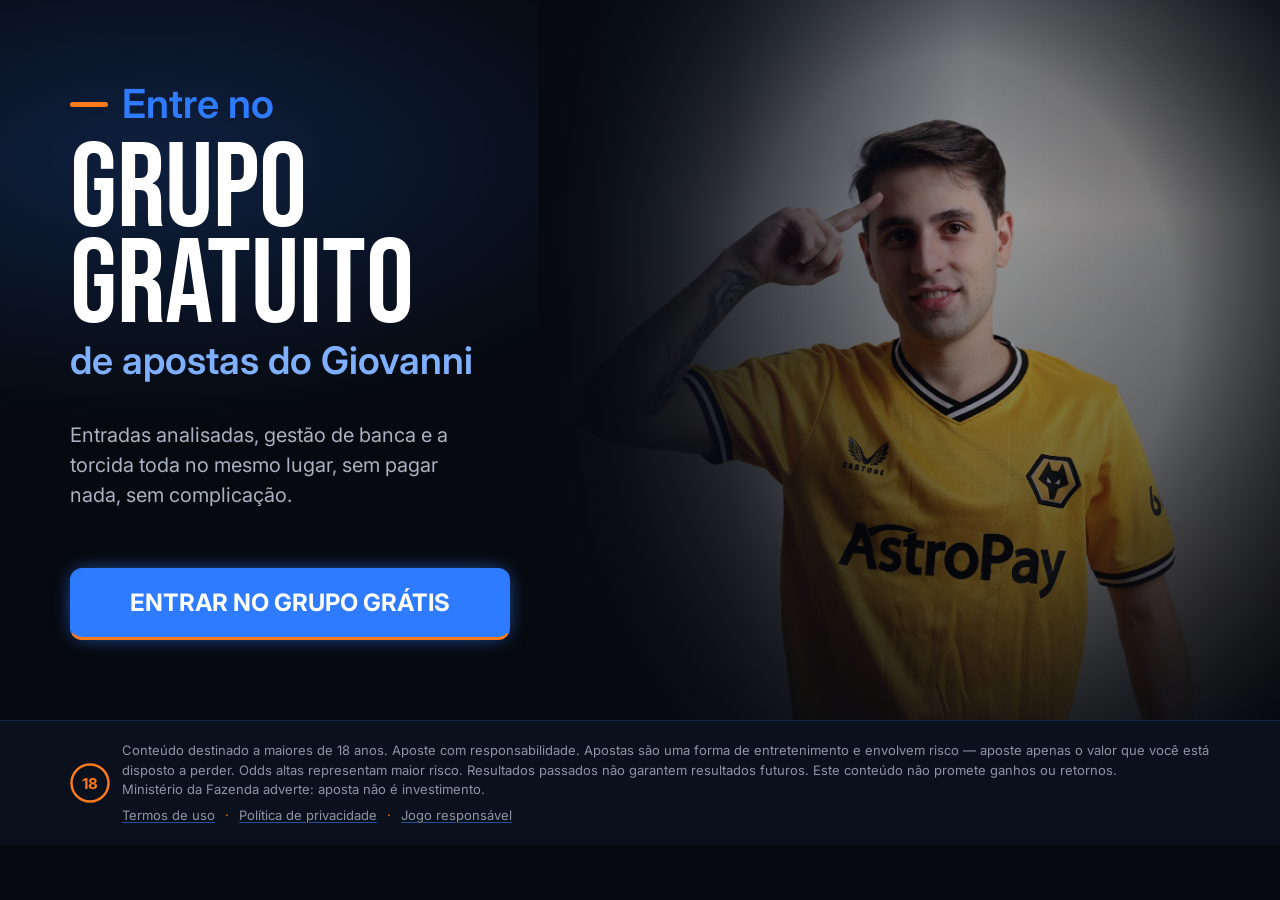
<file: index.html>
<!DOCTYPE html>
<html lang="pt-BR">
<head>
<meta charset="UTF-8">
<meta name="viewport" content="width=device-width, initial-scale=1, viewport-fit=cover">

<title>Grupo Grátis do Giovanni</title>
<meta name="description" content="Entre no grupo gratuito de apostas do Giovanni no Telegram. Entradas analisadas e gestão de banca.">
<meta name="theme-color" content="#06090F">

<meta property="og:type" content="website">
<meta property="og:title" content="Grupo Grátis do Giovanni">
<meta property="og:description" content="Entre no grupo gratuito de apostas do Giovanni no Telegram. Entradas analisadas e gestão de banca.">
<meta property="og:image" content="assets/fotos/img_0620.jpg">
<meta property="og:locale" content="pt_BR">

<link rel="preconnect" href="https://fonts.googleapis.com">
<link rel="preconnect" href="https://fonts.gstatic.com" crossorigin>
<link href="https://fonts.googleapis.com/css2?family=Bebas+Neue&family=Inter:wght@400;600;700&display=swap" rel="stylesheet">
<link rel="stylesheet" href="assets/css/style.css">

<!-- Google Tag Manager -->
<script>(function(w,d,s,l,i){w[l]=w[l]||[];w[l].push({'gtm.start':
new Date().getTime(),event:'gtm.js'});var f=d.getElementsByTagName(s)[0],
j=d.createElement(s),dl=l!='dataLayer'?'&l='+l:'';j.async=true;j.src=
'https://www.googletagmanager.com/gtm.js?id='+i+dl;f.parentNode.insertBefore(j,f);
})(window,document,'script','dataLayer','GTM-PNHFDG55');</script>
<!-- End Google Tag Manager -->
</head>
<body>
<!-- Google Tag Manager (noscript) -->
<noscript><iframe src="https://www.googletagmanager.com/ns.html?id=GTM-PNHFDG55"
height="0" width="0" style="display:none;visibility:hidden"></iframe></noscript>
<!-- End Google Tag Manager (noscript) -->

<!-- ===================== HERO ===================== -->
<section class="hero">
  <div class="hero-photo" aria-hidden="true">
    <img src="assets/fotos/img_0620.jpg" alt="" width="1600" height="2399" fetchpriority="high">
  </div>

  <div class="hero-inner">
    <div class="hero-col">
      <p class="kicker">Entre no</p>

      <h1 class="title">grupo gratuito</h1>

      <p class="kicker kicker-2">de apostas do Giovanni</p>

      <p class="lead">
        Entradas analisadas, gestão de banca e a torcida toda no mesmo lugar,
        sem pagar nada, sem complicação.
      </p>

      <a class="btn" href="https://t.me/+Zdhki5s2sn83ODQx" target="_blank" rel="noopener"
         data-cta="hero" data-destino="canal">Entrar no grupo grátis</a>

    </div>
  </div>
</section>

<!-- ===================== RODAPÉ LEGAL ===================== -->
<footer class="legal">
  <div class="legal-inner">
    <span class="legal-icon" aria-hidden="true">
      <svg viewBox="0 0 40 40" role="img">
        <circle cx="20" cy="20" r="18.5" fill="none" stroke="currentColor" stroke-width="2.4"/>
        <text x="20" y="20" text-anchor="middle" dominant-baseline="central"
              font-family="Inter, sans-serif" font-size="15" font-weight="700" fill="currentColor">18</text>
      </svg>
    </span>

    <div class="legal-text">
      <p>
        Conteúdo destinado a maiores de 18 anos. Aposte com responsabilidade. Apostas são uma forma
        de entretenimento e envolvem risco — aposte apenas o valor que você está disposto a perder.
        Odds altas representam maior risco. Resultados passados não garantem resultados futuros.
        Este conteúdo não promete ganhos ou retornos.<br>
        Ministério da Fazenda adverte: aposta não é investimento.
      </p>
      <!-- TODO: apontar para as páginas reais quando existirem -->
      <p class="legal-links">
        <a href="#">Termos de uso</a>
        <span aria-hidden="true">·</span>
        <a href="#">Política de privacidade</a>
        <span aria-hidden="true">·</span>
        <a href="#">Jogo responsável</a>
      </p>
    </div>
  </div>
</footer>

<script src="assets/js/main.js" defer></script>
</body>
</html>
</file>
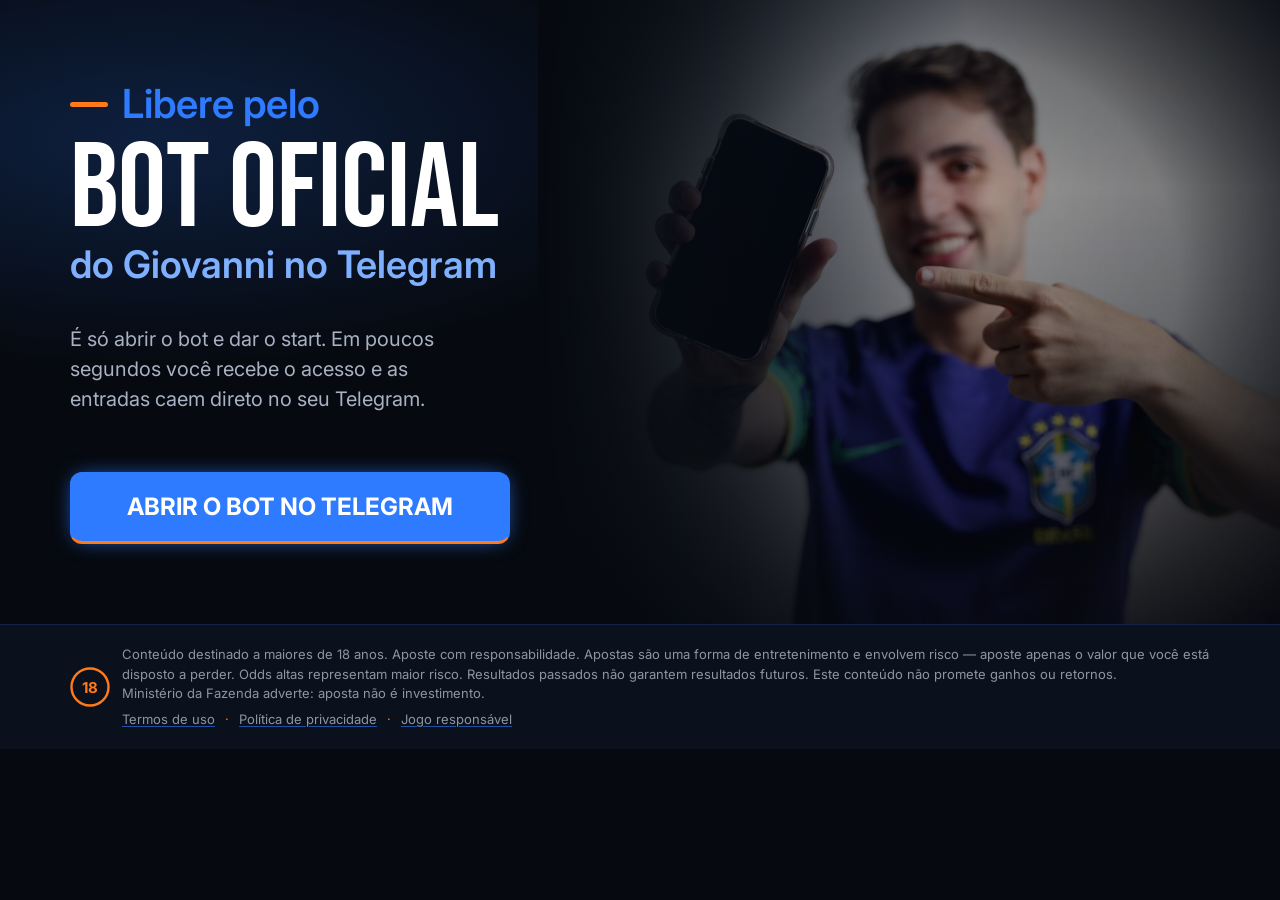
<file: bot/index.html>
<!DOCTYPE html>
<html lang="pt-BR">
<head>
<meta charset="UTF-8">
<meta name="viewport" content="width=device-width, initial-scale=1, viewport-fit=cover">

<title>Bot oficial do Giovanni no Telegram</title>
<meta name="description" content="Libere seu acesso pelo bot oficial do Giovanni no Telegram e receba as entradas na hora.">
<meta name="theme-color" content="#06090F">

<meta property="og:type" content="website">
<meta property="og:title" content="Bot oficial do Giovanni no Telegram">
<meta property="og:description" content="Libere seu acesso pelo bot oficial do Giovanni no Telegram e receba as entradas na hora.">
<meta property="og:image" content="../assets/fotos/img_0612.jpg">
<meta property="og:locale" content="pt_BR">

<link rel="preconnect" href="https://fonts.googleapis.com">
<link rel="preconnect" href="https://fonts.gstatic.com" crossorigin>
<link href="https://fonts.googleapis.com/css2?family=Bebas+Neue&family=Inter:wght@400;600;700&display=swap" rel="stylesheet">
<link rel="stylesheet" href="../assets/css/style.css">

<!-- Google Tag Manager -->
<script>(function(w,d,s,l,i){w[l]=w[l]||[];w[l].push({'gtm.start':
new Date().getTime(),event:'gtm.js'});var f=d.getElementsByTagName(s)[0],
j=d.createElement(s),dl=l!='dataLayer'?'&l='+l:'';j.async=true;j.src=
'https://www.googletagmanager.com/gtm.js?id='+i+dl;f.parentNode.insertBefore(j,f);
})(window,document,'script','dataLayer','GTM-PNHFDG55');</script>
<!-- End Google Tag Manager -->
</head>
<body>
<!-- Google Tag Manager (noscript) -->
<noscript><iframe src="https://www.googletagmanager.com/ns.html?id=GTM-PNHFDG55"
height="0" width="0" style="display:none;visibility:hidden"></iframe></noscript>
<!-- End Google Tag Manager (noscript) -->

<!-- ===================== HERO ===================== -->
<section class="hero">
  <div class="hero-photo" aria-hidden="true">
    <img src="../assets/fotos/img_0612.jpg" alt="" width="1600" height="2399" fetchpriority="high">
  </div>

  <div class="hero-inner">
    <div class="hero-col">
      <p class="kicker">Libere pelo</p>

      <h1 class="title">bot oficial</h1>

      <p class="kicker kicker-2">do Giovanni no Telegram</p>

      <p class="lead">
        É só abrir o bot e dar o start. Em poucos segundos você recebe o acesso e as entradas caem direto no seu Telegram.
      </p>

      <a class="btn" href="https://telegram.me/Giovannidarelli_bot?start=w59620463" target="_blank" rel="noopener"
         data-cta="hero" data-destino="bot">Abrir o bot no Telegram</a>

    </div>
  </div>
</section>

<!-- ===================== RODAPÉ LEGAL ===================== -->
<footer class="legal">
  <div class="legal-inner">
    <span class="legal-icon" aria-hidden="true">
      <svg viewBox="0 0 40 40" role="img">
        <circle cx="20" cy="20" r="18.5" fill="none" stroke="currentColor" stroke-width="2.4"/>
        <text x="20" y="20" text-anchor="middle" dominant-baseline="central"
              font-family="Inter, sans-serif" font-size="15" font-weight="700" fill="currentColor">18</text>
      </svg>
    </span>

    <div class="legal-text">
      <p>
        Conteúdo destinado a maiores de 18 anos. Aposte com responsabilidade. Apostas são uma forma
        de entretenimento e envolvem risco — aposte apenas o valor que você está disposto a perder.
        Odds altas representam maior risco. Resultados passados não garantem resultados futuros.
        Este conteúdo não promete ganhos ou retornos.<br>
        Ministério da Fazenda adverte: aposta não é investimento.
      </p>
      <!-- TODO: apontar para as páginas reais quando existirem -->
      <p class="legal-links">
        <a href="#">Termos de uso</a>
        <span aria-hidden="true">·</span>
        <a href="#">Política de privacidade</a>
        <span aria-hidden="true">·</span>
        <a href="#">Jogo responsável</a>
      </p>
    </div>
  </div>
</footer>

<script src="../assets/js/main.js" defer></script>
</body>
</html>
</file>
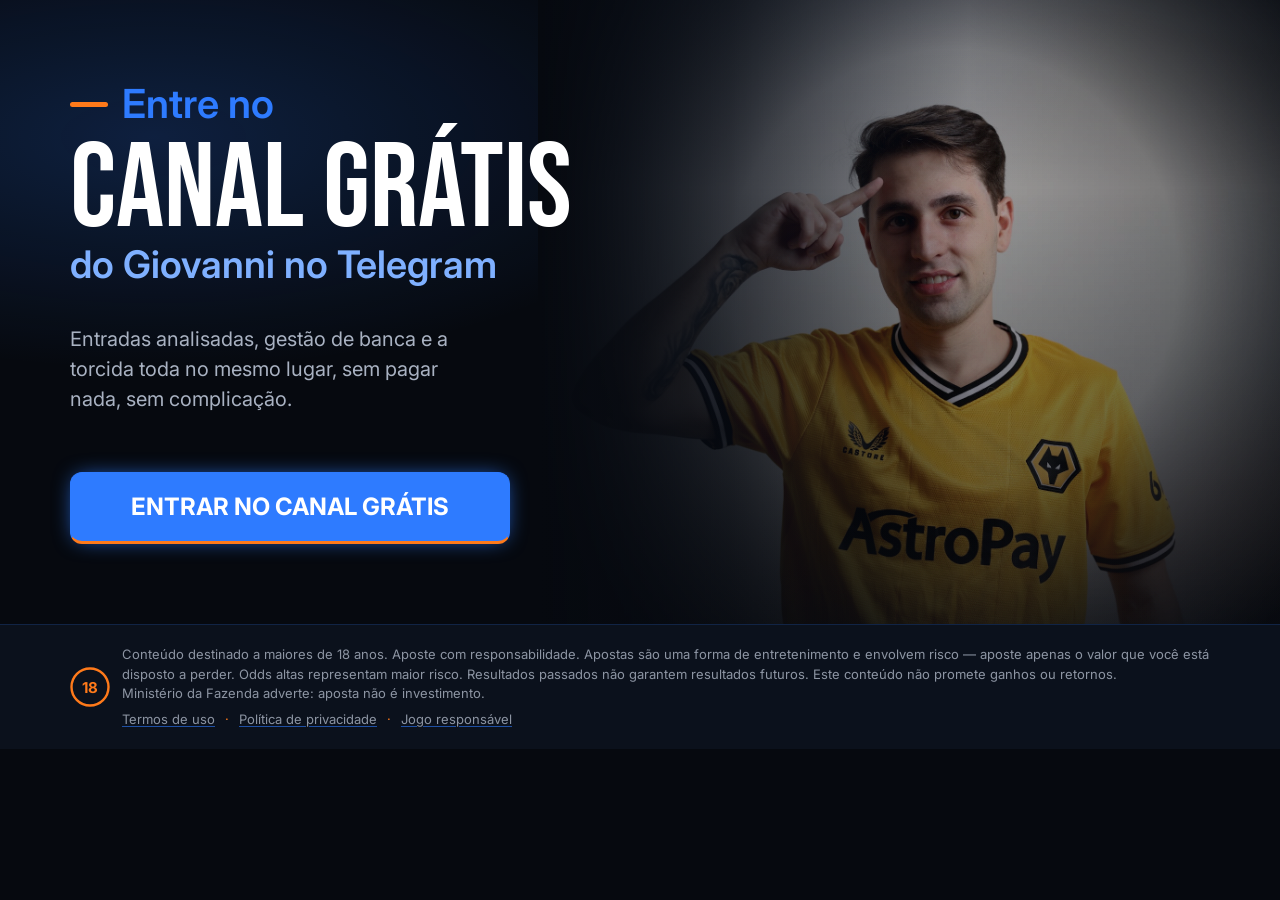
<file: canal/index.html>
<!DOCTYPE html>
<html lang="pt-BR">
<head>
<meta charset="UTF-8">
<meta name="viewport" content="width=device-width, initial-scale=1, viewport-fit=cover">

<title>Canal do Giovanni no Telegram</title>
<meta name="description" content="Entre no canal gratuito do Giovanni no Telegram. Entradas analisadas e gestão de banca.">
<meta name="theme-color" content="#06090F">

<meta property="og:type" content="website">
<meta property="og:title" content="Canal do Giovanni no Telegram">
<meta property="og:description" content="Entre no canal gratuito do Giovanni no Telegram. Entradas analisadas e gestão de banca.">
<meta property="og:image" content="../assets/fotos/img_0620.jpg">
<meta property="og:locale" content="pt_BR">

<link rel="preconnect" href="https://fonts.googleapis.com">
<link rel="preconnect" href="https://fonts.gstatic.com" crossorigin>
<link href="https://fonts.googleapis.com/css2?family=Bebas+Neue&family=Inter:wght@400;600;700&display=swap" rel="stylesheet">
<link rel="stylesheet" href="../assets/css/style.css">

<!-- Google Tag Manager -->
<script>(function(w,d,s,l,i){w[l]=w[l]||[];w[l].push({'gtm.start':
new Date().getTime(),event:'gtm.js'});var f=d.getElementsByTagName(s)[0],
j=d.createElement(s),dl=l!='dataLayer'?'&l='+l:'';j.async=true;j.src=
'https://www.googletagmanager.com/gtm.js?id='+i+dl;f.parentNode.insertBefore(j,f);
})(window,document,'script','dataLayer','GTM-PNHFDG55');</script>
<!-- End Google Tag Manager -->
</head>
<body>
<!-- Google Tag Manager (noscript) -->
<noscript><iframe src="https://www.googletagmanager.com/ns.html?id=GTM-PNHFDG55"
height="0" width="0" style="display:none;visibility:hidden"></iframe></noscript>
<!-- End Google Tag Manager (noscript) -->

<!-- ===================== HERO ===================== -->
<section class="hero">
  <div class="hero-photo" aria-hidden="true">
    <img src="../assets/fotos/img_0620.jpg" alt="" width="1600" height="2399" fetchpriority="high">
  </div>

  <div class="hero-inner">
    <div class="hero-col">
      <p class="kicker">Entre no</p>

      <h1 class="title">canal grátis</h1>

      <p class="kicker kicker-2">do Giovanni no Telegram</p>

      <p class="lead">
        Entradas analisadas, gestão de banca e a torcida toda no mesmo lugar, sem pagar nada, sem complicação.
      </p>

      <a class="btn" href="https://t.me/+Zdhki5s2sn83ODQx" target="_blank" rel="noopener"
         data-cta="hero" data-destino="canal">Entrar no canal grátis</a>

    </div>
  </div>
</section>

<!-- ===================== RODAPÉ LEGAL ===================== -->
<footer class="legal">
  <div class="legal-inner">
    <span class="legal-icon" aria-hidden="true">
      <svg viewBox="0 0 40 40" role="img">
        <circle cx="20" cy="20" r="18.5" fill="none" stroke="currentColor" stroke-width="2.4"/>
        <text x="20" y="20" text-anchor="middle" dominant-baseline="central"
              font-family="Inter, sans-serif" font-size="15" font-weight="700" fill="currentColor">18</text>
      </svg>
    </span>

    <div class="legal-text">
      <p>
        Conteúdo destinado a maiores de 18 anos. Aposte com responsabilidade. Apostas são uma forma
        de entretenimento e envolvem risco — aposte apenas o valor que você está disposto a perder.
        Odds altas representam maior risco. Resultados passados não garantem resultados futuros.
        Este conteúdo não promete ganhos ou retornos.<br>
        Ministério da Fazenda adverte: aposta não é investimento.
      </p>
      <!-- TODO: apontar para as páginas reais quando existirem -->
      <p class="legal-links">
        <a href="#">Termos de uso</a>
        <span aria-hidden="true">·</span>
        <a href="#">Política de privacidade</a>
        <span aria-hidden="true">·</span>
        <a href="#">Jogo responsável</a>
      </p>
    </div>
  </div>
</footer>

<script src="../assets/js/main.js" defer></script>
</body>
</html>
</file>
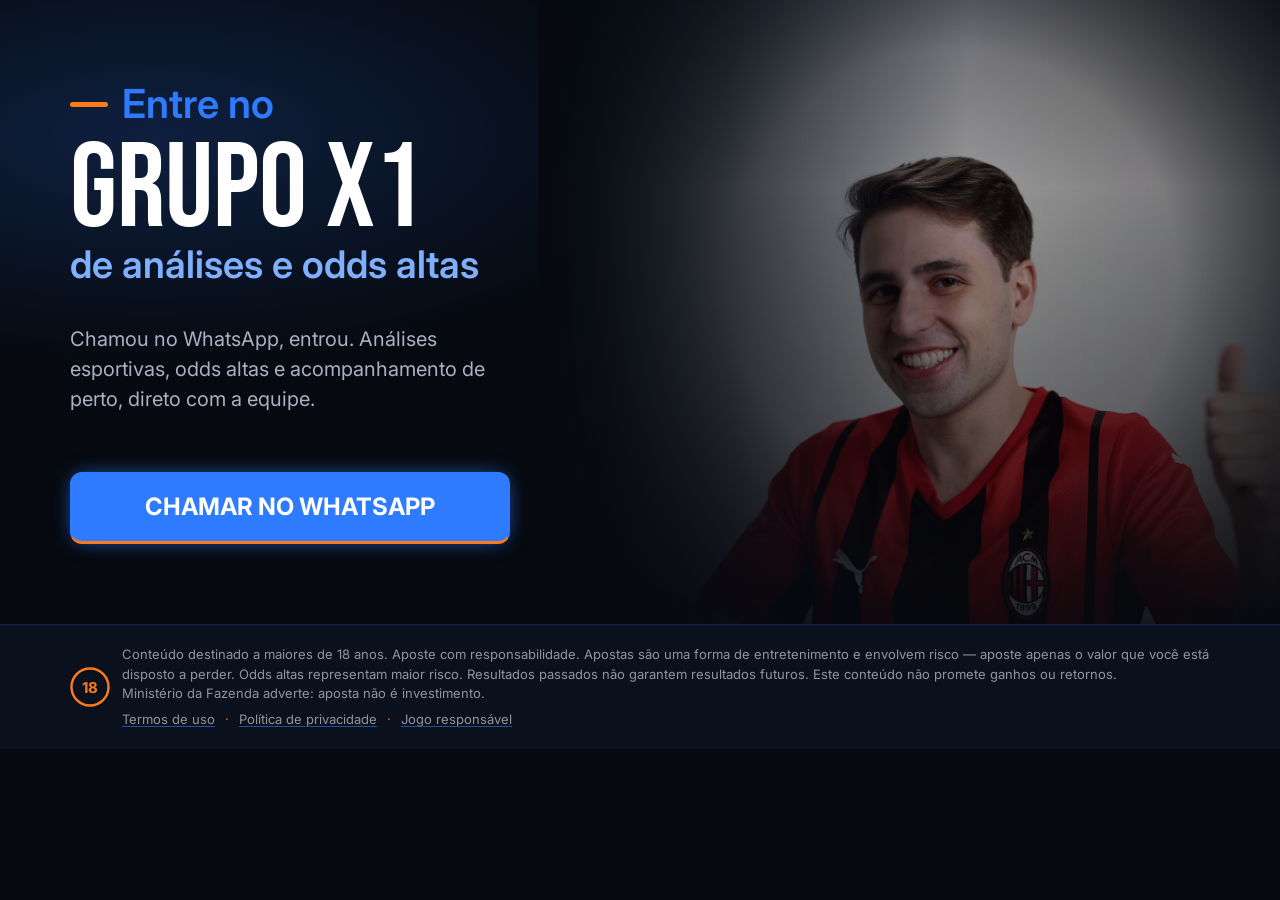
<file: x1/index.html>
<!DOCTYPE html>
<html lang="pt-BR">
<head>
<meta charset="UTF-8">
<meta name="viewport" content="width=device-width, initial-scale=1, viewport-fit=cover">

<title>Grupo X1 do Giovanni no WhatsApp</title>
<meta name="description" content="Fale direto no WhatsApp e entre no grupo de análises esportivas e odds altas do Giovanni.">
<meta name="theme-color" content="#06090F">

<meta property="og:type" content="website">
<meta property="og:title" content="Grupo X1 do Giovanni no WhatsApp">
<meta property="og:description" content="Fale direto no WhatsApp e entre no grupo de análises esportivas e odds altas do Giovanni.">
<meta property="og:image" content="../assets/fotos/img_0630.jpg">
<meta property="og:locale" content="pt_BR">

<link rel="preconnect" href="https://fonts.googleapis.com">
<link rel="preconnect" href="https://fonts.gstatic.com" crossorigin>
<link href="https://fonts.googleapis.com/css2?family=Bebas+Neue&family=Inter:wght@400;600;700&display=swap" rel="stylesheet">
<link rel="stylesheet" href="../assets/css/style.css">

<!-- Google Tag Manager -->
<script>(function(w,d,s,l,i){w[l]=w[l]||[];w[l].push({'gtm.start':
new Date().getTime(),event:'gtm.js'});var f=d.getElementsByTagName(s)[0],
j=d.createElement(s),dl=l!='dataLayer'?'&l='+l:'';j.async=true;j.src=
'https://www.googletagmanager.com/gtm.js?id='+i+dl;f.parentNode.insertBefore(j,f);
})(window,document,'script','dataLayer','GTM-PNHFDG55');</script>
<!-- End Google Tag Manager -->
</head>
<body>
<!-- Google Tag Manager (noscript) -->
<noscript><iframe src="https://www.googletagmanager.com/ns.html?id=GTM-PNHFDG55"
height="0" width="0" style="display:none;visibility:hidden"></iframe></noscript>
<!-- End Google Tag Manager (noscript) -->

<!-- ===================== HERO ===================== -->
<section class="hero">
  <div class="hero-photo" aria-hidden="true">
    <img src="../assets/fotos/img_0630.jpg" alt="" width="1600" height="2399" fetchpriority="high">
  </div>

  <div class="hero-inner">
    <div class="hero-col">
      <p class="kicker">Entre no</p>

      <h1 class="title">grupo x1</h1>

      <p class="kicker kicker-2">de análises e odds altas</p>

      <p class="lead">
        Chamou no WhatsApp, entrou. Análises esportivas, odds altas e acompanhamento de perto, direto com a equipe.
      </p>

      <a class="btn" href="https://api.whatsapp.com/send/?phone=%2B5582956350488&amp;text=Ol%C3%A1%2C+vim+pelo+site+e+quero+entrar+no+grupo+de++Analises+esportivas+e+Odds+Altas+do+Giovanni%21&amp;type=phone_number&amp;app_absent=0" target="_blank" rel="noopener"
         data-cta="hero" data-destino="x1">Chamar no WhatsApp</a>

    </div>
  </div>
</section>

<!-- ===================== RODAPÉ LEGAL ===================== -->
<footer class="legal">
  <div class="legal-inner">
    <span class="legal-icon" aria-hidden="true">
      <svg viewBox="0 0 40 40" role="img">
        <circle cx="20" cy="20" r="18.5" fill="none" stroke="currentColor" stroke-width="2.4"/>
        <text x="20" y="20" text-anchor="middle" dominant-baseline="central"
              font-family="Inter, sans-serif" font-size="15" font-weight="700" fill="currentColor">18</text>
      </svg>
    </span>

    <div class="legal-text">
      <p>
        Conteúdo destinado a maiores de 18 anos. Aposte com responsabilidade. Apostas são uma forma
        de entretenimento e envolvem risco — aposte apenas o valor que você está disposto a perder.
        Odds altas representam maior risco. Resultados passados não garantem resultados futuros.
        Este conteúdo não promete ganhos ou retornos.<br>
        Ministério da Fazenda adverte: aposta não é investimento.
      </p>
      <!-- TODO: apontar para as páginas reais quando existirem -->
      <p class="legal-links">
        <a href="#">Termos de uso</a>
        <span aria-hidden="true">·</span>
        <a href="#">Política de privacidade</a>
        <span aria-hidden="true">·</span>
        <a href="#">Jogo responsável</a>
      </p>
    </div>
  </div>
</footer>

<script src="../assets/js/main.js" defer></script>
</body>
</html>
</file>
<file: assets/css/style.css>
/* =========================================================
   LP Giovanni — grupo gratuito no Telegram
   Layout espelhado da referência (hero + rodapé legal)
   Paleta: preto + azul, com detalhes em laranja
   Breakpoints: desktop | <=1024px tablet | <=767px mobile
   ========================================================= */

:root {
  --bg:        #06090F;
  --bg-soft:   #0B111C;
  --blue:      #2E7BFF;
  --blue-dark: #1B5FE0;
  --blue-soft: #7FB0FF;
  --orange:    #FF7A1A;
  --white:     #FFFFFF;
  --gray-text: #A9B2C2;
  --gray-legal:#8D95A3;
  --cta:       #2E7BFF;
  --cta-text:  #FFFFFF;
  --container: 1140px;
}

*, *::before, *::after { box-sizing: border-box; }

html {
  -webkit-text-size-adjust: 100%;
  text-size-adjust: 100%;
}

body {
  margin: 0;
  background: var(--bg);
  color: var(--white);
  font-family: "Inter", system-ui, -apple-system, "Segoe UI", sans-serif;
  line-height: 1.5;
  overflow-x: hidden;
}

img { display: block; max-width: 100%; height: auto; }
p { margin: 0; }
h1 { margin: 0; font-weight: 400; }
a { color: inherit; }

:focus-visible { outline: 3px solid var(--orange); outline-offset: 3px; }

@media (prefers-reduced-motion: reduce) {
  *, *::before, *::after { animation: none !important; transition: none !important; }
}

/* =========================================================
   HERO
   ========================================================= */
.hero {
  position: relative;
  display: flex;
  padding: 80px 0;
  background-color: var(--bg);
  background-image:
    radial-gradient(ellipse 70% 60% at 12% 22%, rgba(46,123,255,.20) 0%, transparent 62%),
    radial-gradient(ellipse 50% 45% at 88% 82%, rgba(255,122,26,.10) 0%, transparent 60%);
  overflow: hidden;
  z-index: 2;
}

/* foto do Giovanni ocupando o lado direito, dissolvendo no fundo */
.hero-photo {
  position: absolute;
  inset: 0 0 0 auto;
  width: 58%;
  pointer-events: none;
  user-select: none;
}
.hero-photo img {
  width: 100%;
  height: 100%;
  object-fit: cover;
  object-position: 52% 16%;
  filter: brightness(.82) contrast(1.08) saturate(.9);
  -webkit-mask-image: radial-gradient(ellipse 72% 86% at 56% 44%, #000 42%, rgba(0,0,0,.4) 68%, transparent 88%);
          mask-image: radial-gradient(ellipse 72% 86% at 56% 44%, #000 42%, rgba(0,0,0,.4) 68%, transparent 88%);
}
.hero-photo::after {
  content: "";
  position: absolute;
  inset: 0;
  background:
    linear-gradient(90deg, var(--bg) 0%, rgba(6,9,15,.72) 26%, rgba(6,9,15,.18) 58%, rgba(6,9,15,.42) 100%),
    linear-gradient(180deg, rgba(6,9,15,.35) 0%, transparent 30%, rgba(6,9,15,.55) 100%),
    linear-gradient(120deg, rgba(46,123,255,.16) 0%, transparent 55%);
}

.hero-inner {
  position: relative;
  z-index: 2;
  width: 100%;
  max-width: var(--container);
  margin: 0 auto;
  display: flex;
}

.hero-col {
  display: flex;
  flex-direction: column;
  gap: 4px;
  width: 50%;
}

/* ---- tipografia do hero ---- */
.kicker {
  font-size: 40px;
  font-weight: 600;
  line-height: 1.2em;
  color: var(--blue);
}
.kicker-2 { font-size: 38px; color: var(--blue-soft); }

/* traço laranja antes do primeiro kicker */
.kicker:not(.kicker-2) {
  display: flex;
  align-items: center;
  gap: 14px;
}
.kicker:not(.kicker-2)::before {
  content: "";
  flex: none;
  width: 38px;
  height: 5px;
  border-radius: 3px;
  background: var(--orange);
}

.title {
  margin-top: 10px;
  font-family: "Bebas Neue", Impact, sans-serif;
  font-size: 120px;
  font-weight: 400;
  line-height: .8em;
  color: var(--white);
}

.lead {
  max-width: 420px;
  margin: 32px 0 24px;
  font-size: 20px;
  font-weight: 400;
  color: var(--gray-text);
}

/* ---- botão ---- */
.btn {
  position: relative;
  display: flex;
  align-items: center;
  justify-content: center;
  width: 100%;
  max-width: 440px;
  margin-top: 30px;
  padding: 20px 40px;
  background-color: var(--cta);
  border: 1px solid var(--cta);
  border-bottom: 3px solid var(--orange);
  border-radius: 12px;
  color: var(--cta-text);
  font-family: inherit;
  font-size: 24px;
  font-weight: 700;
  line-height: 1.2;
  text-align: center;
  text-transform: uppercase;
  text-decoration: none;
  text-wrap: balance;
  box-shadow: 0 0 21px -6px var(--cta);
  animation: pisca 1.5s infinite;
  transition: color .2s ease, background-color .2s ease, border-color .2s ease;
}
.btn:hover,
.btn:focus {
  background-color: var(--blue-dark);
  border-color: var(--blue-dark);
  border-bottom-color: var(--orange);
  color: var(--white);
}

@keyframes pisca {
  0%, 100% { box-shadow: 0 0 21px -6px var(--cta); }
  50%      { box-shadow: 0 0 34px 2px rgba(46, 123, 255, .55); }
}

/* =========================================================
   RODAPÉ LEGAL
   ========================================================= */
.legal {
  position: relative;
  z-index: 2;
  padding: 20px 0;
  background-color: var(--bg-soft);
  border-top: 1px solid rgba(46,123,255,.18);
}
.legal-inner {
  display: flex;
  align-items: center;
  gap: 12px;
  width: 100%;
  max-width: var(--container);
  margin: 0 auto;
}
.legal-icon {
  flex: none;
  display: block;
  width: 40px;
  height: 40px;
  color: var(--orange);
}
.legal-icon svg { width: 100%; height: 100%; }

.legal-text p {
  font-size: 13px;
  font-weight: 400;
  line-height: 1.5em;
  color: var(--gray-legal);
}
.legal-links { margin-top: 6px; }
.legal-links a {
  text-decoration: underline;
  text-decoration-color: rgba(46,123,255,.6);
  text-underline-offset: 2px;
}
.legal-links a:hover { color: var(--white); text-decoration-color: var(--orange); }
.legal-links span { margin: 0 6px; color: var(--orange); }

/* =========================================================
   TABLET  (<= 1024px)
   ========================================================= */
@media (max-width: 1024px) {
  :root { --container: 1024px; }

  .hero { padding: 80px 40px; }

  .btn {
    max-width: 520px;
    align-self: center;
  }

  .legal { padding: 20px 60px; }
}

/* =========================================================
   MOBILE  (<= 767px)
   ========================================================= */
@media (max-width: 767px) {
  :root { --container: 767px; }

  .hero {
    padding: 280px 24px 60px;
  }

  /* foto no topo, ocupando a área reservada pelo padding */
  .hero-photo {
    inset: 0 0 auto 0;
    width: 100%;
    height: 360px;
  }
  .hero-photo img {
    object-position: 50% 12%;
  }
  .hero-photo::after {
    background:
      linear-gradient(180deg, rgba(6,9,15,.28) 0%, rgba(6,9,15,.1) 34%, rgba(6,9,15,.78) 76%, var(--bg) 100%),
      linear-gradient(90deg, rgba(6,9,15,.55) 0%, transparent 30%, transparent 70%, rgba(6,9,15,.55) 100%),
      linear-gradient(160deg, rgba(46,123,255,.18) 0%, transparent 60%);
  }

  .hero-col { width: 100%; }

  .kicker   { font-size: 28px; }
  .kicker-2 { font-size: 24px; }
  .title    { font-size: 79px; }
  .lead     { font-size: 16px; }

  .kicker:not(.kicker-2) { gap: 10px; }
  .kicker:not(.kicker-2)::before { width: 26px; height: 4px; }

  .btn {
    max-width: 320px;
    margin-top: 0;
    padding: 16px;
    border-radius: 8px;
    font-size: 18px;
    align-self: flex-start;
  }

  .legal {
    padding: 20px;
  }
  .legal-inner {
    flex-wrap: wrap;
    row-gap: 24px;
  }
  .legal-text p { font-size: 10px; }
}

/* ---- telas bem estreitas (<= 360px) ---- */
@media (max-width: 360px) {
  .hero { padding: 250px 18px 48px; }
  .hero-photo { height: 320px; }
  .title    { font-size: 64px; }
  .kicker   { font-size: 24px; }
  .kicker-2 { font-size: 20px; }
  .btn      { font-size: 16px; }
}
</file>
